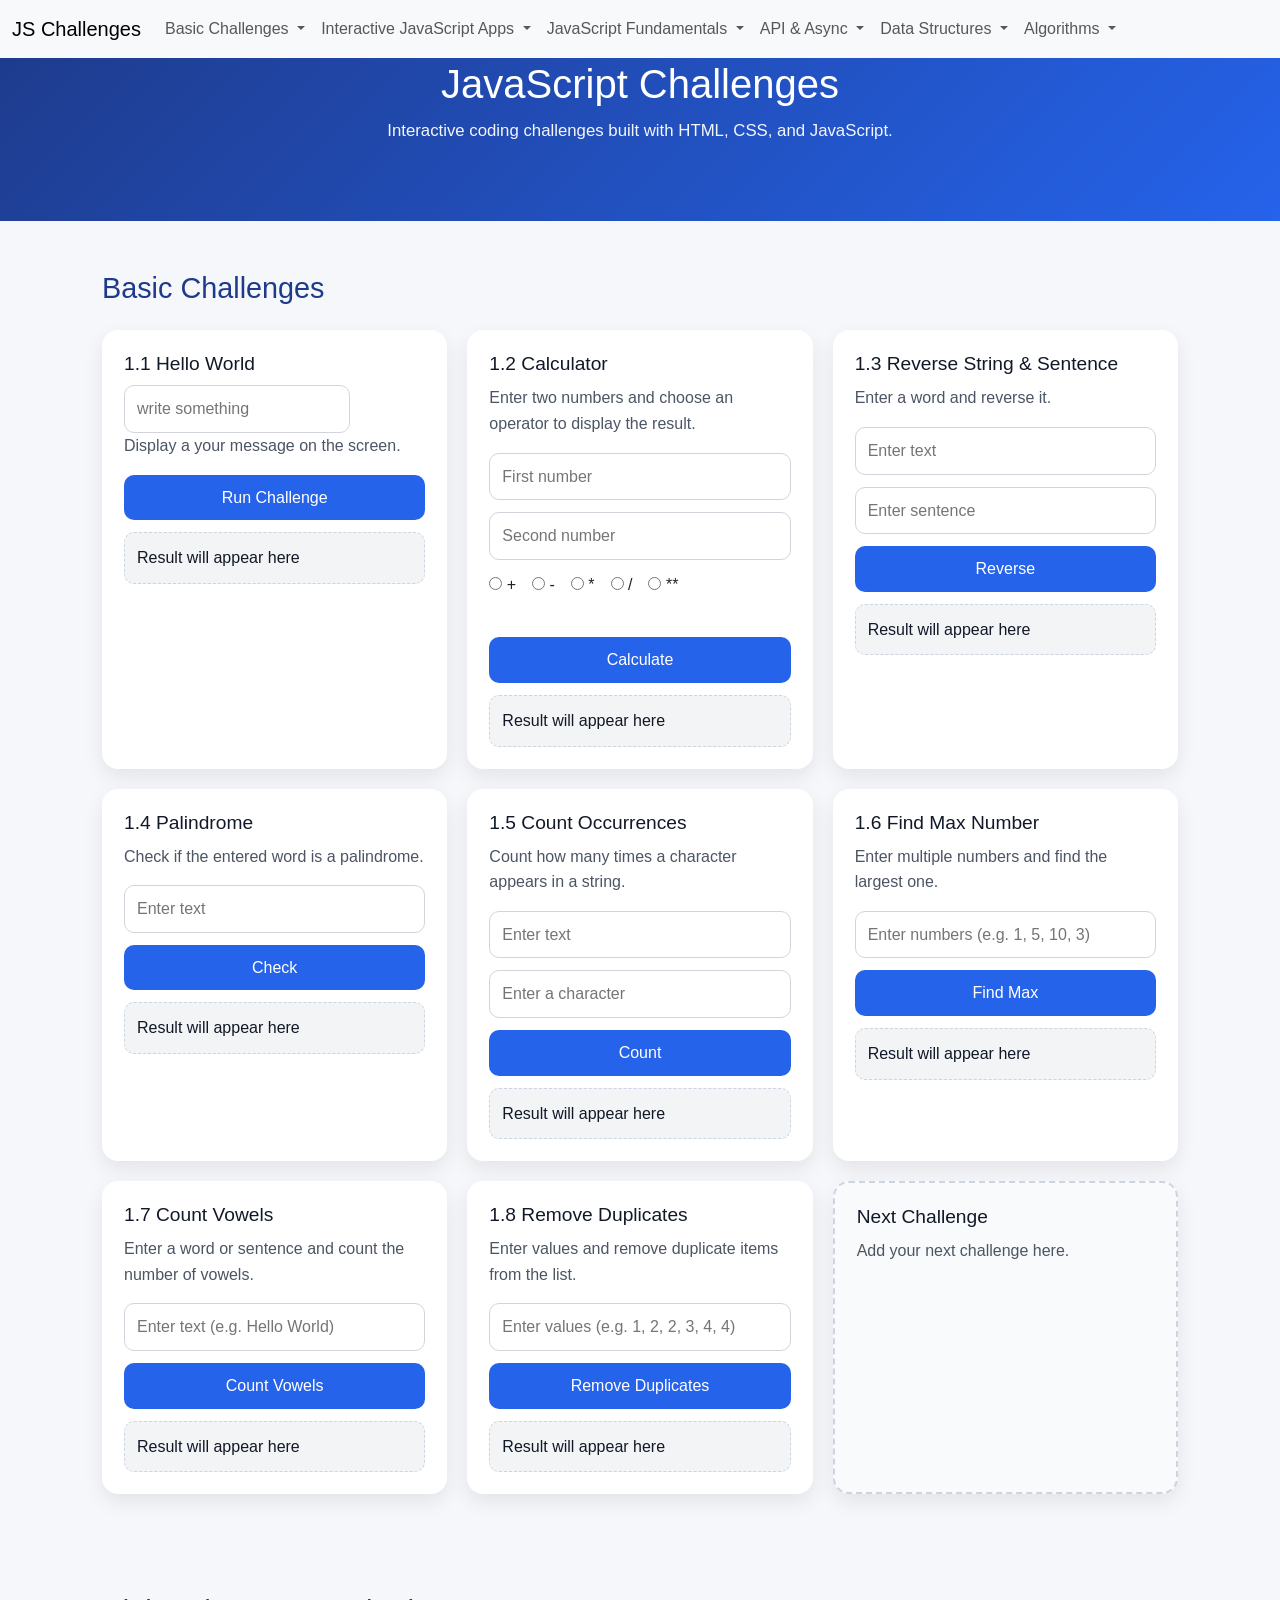
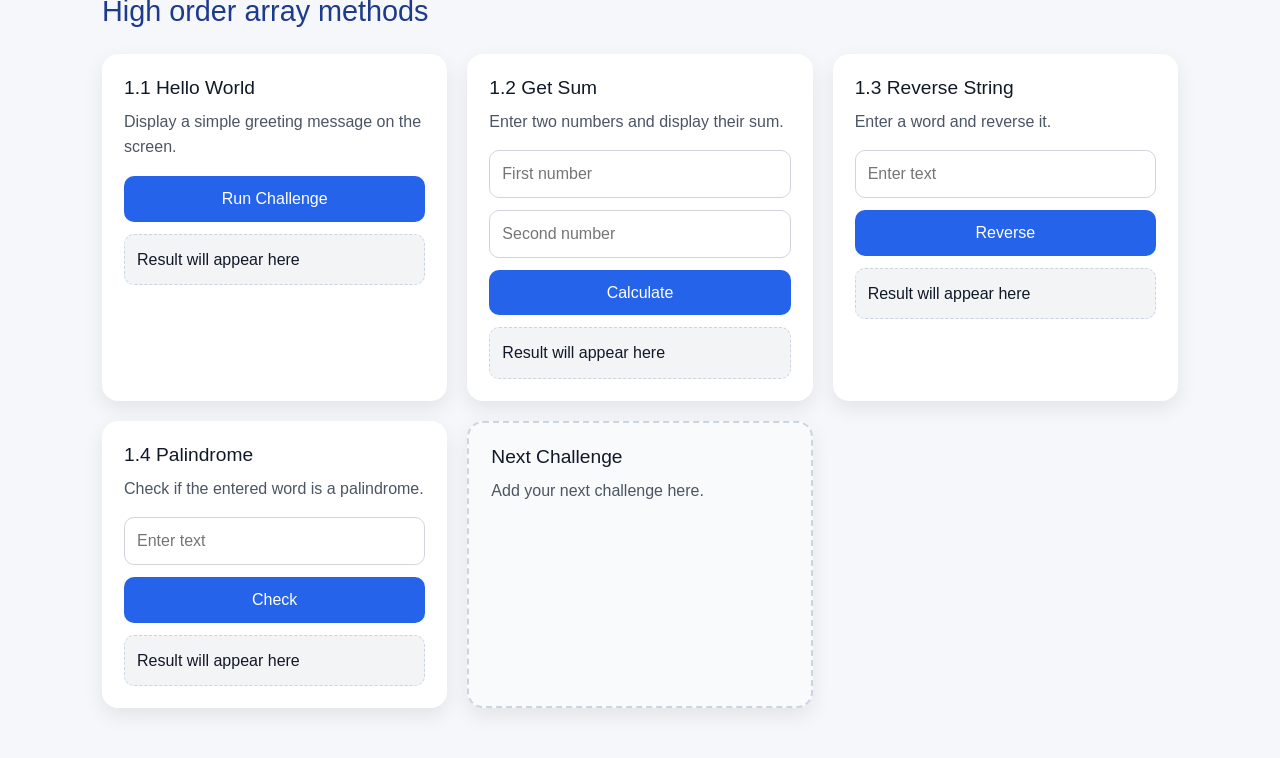
<file: index.html>
<!DOCTYPE html>
<html lang="en">
  <head>
    <meta charset="UTF-8" />
    <meta name="viewport" content="width=device-width, initial-scale=1.0" />
    <title>JavaScript Challenges</title>
    <link
      href="https://cdn.jsdelivr.net/npm/bootstrap@5.3.8/dist/css/bootstrap.min.css"
      rel="stylesheet"
    />

    <link rel="stylesheet" href="style.css" />
  </head>
  <body>
    <header class="hero">
      <div class="container">
        <h1>JavaScript Challenges</h1>
        <p>
          Interactive coding challenges built with HTML, CSS, and JavaScript.
        </p>
      </div>
    </header>
    <nav class="navbar navbar-expand-lg bg-body-tertiary fixed-top">
      <div class="container-fluid">
        <a class="navbar-brand" href="index.html">JS Challenges</a>

        <button
          class="navbar-toggler"
          type="button"
          data-bs-toggle="collapse"
          data-bs-target="#navbarNavDropdown"
        >
          <span class="navbar-toggler-icon"></span>
        </button>

        <div class="collapse navbar-collapse" id="navbarNavDropdown">
          <ul class="navbar-nav">
            <!-- BASIC CHALLENGES -->
            <li class="nav-item dropdown">
              <a
                class="nav-link dropdown-toggle"
                href="#"
                data-bs-toggle="dropdown"
              >
                Basic Challenges
              </a>
              <ul class="dropdown-menu">
                <li>
                  <a class="dropdown-item" href="#basic1">Basic Challenges</a>
                </li>

                <li>
                  <a class="dropdown-item" href="#array"
                    >High Order Array Methods</a
                  >
                </li>
              </ul>
            </li>
            <li class="nav-item dropdown">
              <a
                class="nav-link dropdown-toggle"
                href="#"
                role="button"
                data-bs-toggle="dropdown"
                aria-expanded="false"
              >
                Interactive JavaScript Apps
              </a>
              <ul class="dropdown-menu">
                <li>
                  <a class="dropdown-item" href="shoppingList.html"
                    >Shopping List</a
                  >
                </li>
                <li>
                  <a class="dropdown-item" href="shoppingCart.html"
                    >Shopping Cart</a
                  >
                </li>
              </ul>
            </li>
            <li class="nav-item dropdown">
              <a
                class="nav-link dropdown-toggle"
                href="#"
                role="button"
                data-bs-toggle="dropdown"
                aria-expanded="false"
              >
                JavaScript Fundamentals
              </a>
              <ul class="dropdown-menu">
                <li>
                  <a class="dropdown-item" href="javaScriptFundamentals.html"
                    >Event Loop / Async Basics</a
                  >
                </li>
                <li>
                  <a class="dropdown-item" href="#error-handling"
                    >Error Handling</a
                  >
                </li>
              </ul>
            </li>

            <!-- API & ASYNC -->
            <li class="nav-item dropdown">
              <a
                class="nav-link dropdown-toggle"
                href="#"
                role="button"
                data-bs-toggle="dropdown"
                aria-expanded="false"
              >
                API & Async
              </a>
              <ul class="dropdown-menu">
                <li>
                  <a class="dropdown-item" href="#fetch-axios">Fetch / Axios</a>
                </li>
                <li>
                  <a class="dropdown-item" href="#http-methods">HTTP Methods</a>
                </li>
                <li>
                  <a class="dropdown-item" href="#json-handling"
                    >JSON Handling</a
                  >
                </li>
                <li>
                  <a class="dropdown-item" href="#api-errors"
                    >Error Handling in API Calls</a
                  >
                </li>
                <li>
                  <a class="dropdown-item" href="#loading-states"
                    >Loading States</a
                  >
                </li>
              </ul>
            </li>
            <!-- DATA STRUCTURES -->
            <li class="nav-item dropdown">
              <a
                class="nav-link dropdown-toggle"
                href="#"
                data-bs-toggle="dropdown"
              >
                Data Structures
              </a>
              <ul class="dropdown-menu">
                <li>
                  <a class="dropdown-item" href="#hash"
                    >Hash Tables / Maps / Sets</a
                  >
                </li>
                <li>
                  <a class="dropdown-item" href="#stacks"
                    >Stacks / Queues / Linked Lists</a
                  >
                </li>
                <li>
                  <a class="dropdown-item" href="#trees"
                    >Binary Trees / Graphs</a
                  >
                </li>
              </ul>
            </li>

            <!-- ALGORITHMS -->
            <li class="nav-item dropdown">
              <a
                class="nav-link dropdown-toggle"
                href="#"
                data-bs-toggle="dropdown"
              >
                Algorithms
              </a>
              <ul class="dropdown-menu">
                <li>
                  <a class="dropdown-item" href="#sorting"
                    >Sorting Algorithms</a
                  >
                </li>
                <li>
                  <a class="dropdown-item" href="#complexity">Complexity</a>
                </li>
                <li>
                  <a class="dropdown-item" href="#recursion">Recursion</a>
                </li>
              </ul>
            </li>
          </ul>
        </div>
      </div>
    </nav>

    <main class="container">
      <section id="basic1" class="category">
        <h2>Basic Challenges</h2>

        <div class="challenge-grid">
          <!-- Challenge Card 1 -->
          <div class="challenge-card">
            <h3>1.1 Hello World</h3>
            <input type="text" placeholder="write something" id="userInput" />
            <p>Display a your message on the screen.</p>

            <div class="challenge-demo">
              <button id="hello-btn">Run Challenge</button>
              <div class="result-box" id="hello-result">
                Result will appear here
              </div>
            </div>
          </div>

          <!-- Challenge Card 2 -->
          <div class="challenge-card">
            <h3>1.2 Calculator</h3>
            <p>
              Enter two numbers and choose an operator to display the result.
            </p>

            <div class="challenge-demo">
              <input type="number" id="sum-num1" placeholder="First number" />
              <input type="number" id="sum-num2" placeholder="Second number" />

              <div class="d-flex gap-3 align-items-center">
                <label>
                  <input type="radio" name="operator" value="+" /> +
                </label>

                <label>
                  <input type="radio" name="operator" value="-" /> -
                </label>

                <label>
                  <input type="radio" name="operator" value="*" /> *
                </label>

                <label>
                  <input type="radio" name="operator" value="/" /> /
                </label>

                <label>
                  <input type="radio" name="operator" value="**" /> **
                </label>
              </div>

              <p id="result"></p>
              <button id="sum-btn">Calculate</button>
              <div class="result-box" id="sum-result">
                Result will appear here
              </div>
            </div>
          </div>

          <!-- Challenge Card 3 -->
          <div class="challenge-card">
            <h3>1.3 Reverse String & Sentence</h3>
            <p>Enter a word and reverse it.</p>

            <div class="challenge-demo">
              <input type="text" id="reverse-input" placeholder="Enter text" />
              <input
                type="text"
                id="reverse-input2"
                placeholder="Enter sentence"
              />
              <button id="reverse-btn">Reverse</button>
              <div class="result-box" id="reverse-result">
                Result will appear here
              </div>
            </div>
          </div>
          <div class="challenge-card">
            <h3>1.4 Palindrome</h3>
            <p>Check if the entered word is a palindrome.</p>

            <div class="challenge-demo">
              <input
                type="text"
                id="palindrome-input"
                placeholder="Enter text"
              />
              <button id="palindrome-btn">Check</button>
              <div class="result-box" id="palindrome-result">
                Result will appear here
              </div>
            </div>
          </div>
          <div class="challenge-card">
            <h3>1.5 Count Occurrences</h3>
            <p>Count how many times a character appears in a string.</p>

            <div class="challenge-demo">
              <input
                type="text"
                id="occurrences-input"
                placeholder="Enter text"
              />
              <input
                type="text"
                id="occurrences-char"
                placeholder="Enter a character"
                maxlength="1"
              />
              <button id="occurrences-btn">Count</button>
              <div class="result-box" id="occurrences-result">
                Result will appear here
              </div>
            </div>
          </div>
          <div class="challenge-card">
            <h3>1.6 Find Max Number</h3>
            <p>Enter multiple numbers and find the largest one.</p>

            <div class="challenge-demo">
              <input
                type="text"
                id="max-input"
                placeholder="Enter numbers (e.g. 1, 5, 10, 3)"
              />

              <button id="max-btn">Find Max</button>

              <div class="result-box" id="max-result">
                Result will appear here
              </div>
            </div>
          </div>
          <div class="challenge-card">
            <h3>1.7 Count Vowels</h3>
            <p>Enter a word or sentence and count the number of vowels.</p>

            <div class="challenge-demo">
              <input
                type="text"
                id="vowel-input"
                placeholder="Enter text (e.g. Hello World)"
              />

              <button id="vowel-btn">Count Vowels</button>

              <div class="result-box" id="vowel-result">
                Result will appear here
              </div>
            </div>
          </div>

          <div class="challenge-card">
            <h3>1.8 Remove Duplicates</h3>
            <p>Enter values and remove duplicate items from the list.</p>

            <div class="challenge-demo">
              <input
                type="text"
                id="duplicates-input"
                placeholder="Enter values (e.g. 1, 2, 2, 3, 4, 4)"
              />

              <button id="duplicates-btn">Remove Duplicates</button>

              <div class="result-box" id="duplicates-result">
                Result will appear here
              </div>
            </div>
          </div>
          <!-- Empty Card Example -->
          <div class="challenge-card placeholder-card">
            <h3>Next Challenge</h3>
            <p>Add your next challenge here.</p>
          </div>
        </div>
      </section>

      <section id="array" class="category">
        <h2>High order array methods</h2>

        <div class="challenge-grid">
          <!-- Challenge Card 1 -->
          <div class="challenge-card">
            <h3>1.1 Hello World</h3>
            <p>Display a simple greeting message on the screen.</p>

            <div class="challenge-demo">
              <button id="hello-btn">Run Challenge</button>
              <div class="result-box" id="hello-result">
                Result will appear here
              </div>
            </div>
          </div>

          <!-- Challenge Card 2 -->
          <div class="challenge-card">
            <h3>1.2 Get Sum</h3>
            <p>Enter two numbers and display their sum.</p>

            <div class="challenge-demo">
              <input type="number" id="sum-num1" placeholder="First number" />
              <input type="number" id="sum-num2" placeholder="Second number" />
              <button id="sum-btn">Calculate</button>
              <div class="result-box" id="sum-result">
                Result will appear here
              </div>
            </div>
          </div>

          <!-- Challenge Card 3 -->
          <div class="challenge-card">
            <h3>1.3 Reverse String</h3>
            <p>Enter a word and reverse it.</p>

            <div class="challenge-demo">
              <input type="text" id="reverse-input" placeholder="Enter text" />
              <button id="reverse-btn">Reverse</button>
              <div class="result-box" id="reverse-result">
                Result will appear here
              </div>
            </div>
          </div>
          <div class="challenge-card">
            <h3>1.4 Palindrome</h3>
            <p>Check if the entered word is a palindrome.</p>

            <div class="challenge-demo">
              <input
                type="text"
                id="palindrome-input"
                placeholder="Enter text"
              />
              <button id="palindrome-btn">Check</button>
              <div class="result-box" id="palindrome-result">
                Result will appear here
              </div>
            </div>
          </div>
          <!-- Empty Card Example -->
          <div class="challenge-card placeholder-card">
            <h3>Next Challenge</h3>
            <p>Add your next challenge here.</p>
          </div>
        </div>
      </section>
    </main>
    <script src="https://cdn.jsdelivr.net/npm/bootstrap@5.3.8/dist/js/bootstrap.bundle.min.js"></script>

    <script src="script.js"></script>
  </body>
</html>
</file>
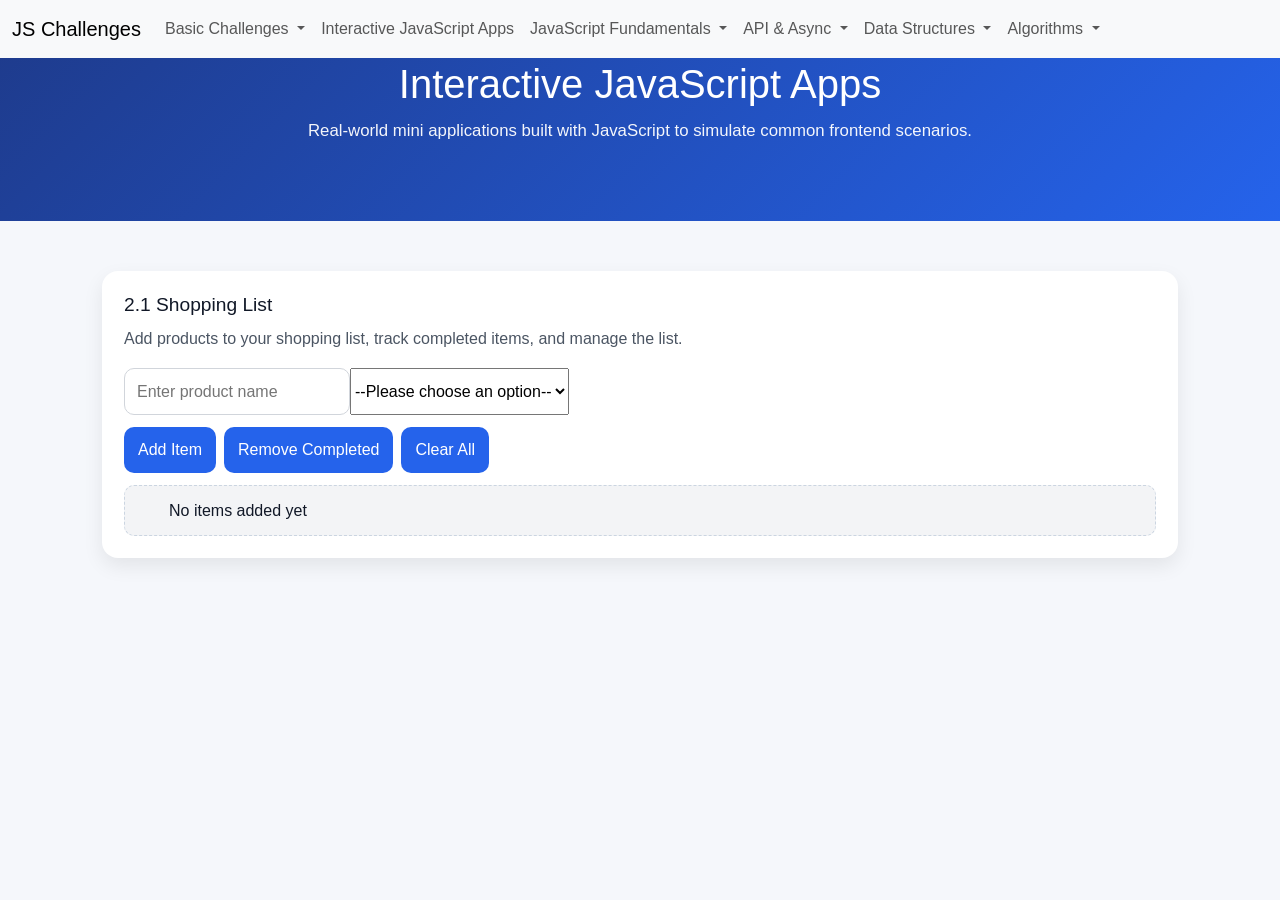
<file: interactiveJavaScriptApps.html>
<!DOCTYPE html>
<html lang="en">
  <head>
    <meta charset="UTF-8" />
    <meta name="viewport" content="width=device-width, initial-scale=1.0" />
    <title>JavaScript Challenges</title>
    <link
      href="https://cdn.jsdelivr.net/npm/bootstrap@5.3.8/dist/css/bootstrap.min.css"
      rel="stylesheet"
    />

    <link rel="stylesheet" href="style.css" />
  </head>
  <body>
    <header class="hero">
      <div class="container">
        <h1>Interactive JavaScript Apps</h1>
        <p>
          Real-world mini applications built with JavaScript to simulate common
          frontend scenarios.
        </p>
      </div>
    </header>
    <nav class="navbar navbar-expand-lg bg-body-tertiary fixed-top">
      <div class="container-fluid">
        <a class="navbar-brand" href="#">JS Challenges</a>

        <button
          class="navbar-toggler"
          type="button"
          data-bs-toggle="collapse"
          data-bs-target="#navbarNavDropdown"
        >
          <span class="navbar-toggler-icon"></span>
        </button>

        <div class="collapse navbar-collapse" id="navbarNavDropdown">
          <ul class="navbar-nav">
            <!-- BASIC CHALLENGES -->
            <li class="nav-item dropdown">
              <a
                class="nav-link dropdown-toggle"
                href="#"
                data-bs-toggle="dropdown"
              >
                Basic Challenges
              </a>
              <ul class="dropdown-menu">
                <li>
                  <a class="dropdown-item" href="#basic1">Basic Challenges</a>
                </li>

                <li>
                  <a class="dropdown-item" href="#array"
                    >High Order Array Methods</a
                  >
                </li>
              </ul>
            </li>
            <li class="nav-item">
              <a class="nav-link" href="interactiveJavaScriptApps.html">
                Interactive JavaScript Apps
              </a>
            </li>
            <li class="nav-item dropdown">
              <a
                class="nav-link dropdown-toggle"
                href="#"
                role="button"
                data-bs-toggle="dropdown"
                aria-expanded="false"
              >
                JavaScript Fundamentals
              </a>
              <ul class="dropdown-menu">
                <li>
                  <a class="dropdown-item" href="javaScriptFundamentals.html"
                    >Event Loop / Async Basics</a
                  >
                </li>
                <li>
                  <a class="dropdown-item" href="#error-handling"
                    >Error Handling</a
                  >
                </li>
              </ul>
            </li>

            <!-- API & ASYNC -->
            <li class="nav-item dropdown">
              <a
                class="nav-link dropdown-toggle"
                href="#"
                role="button"
                data-bs-toggle="dropdown"
                aria-expanded="false"
              >
                API & Async
              </a>
              <ul class="dropdown-menu">
                <li>
                  <a class="dropdown-item" href="#fetch-axios">Fetch / Axios</a>
                </li>
                <li>
                  <a class="dropdown-item" href="#http-methods">HTTP Methods</a>
                </li>
                <li>
                  <a class="dropdown-item" href="#json-handling"
                    >JSON Handling</a
                  >
                </li>
                <li>
                  <a class="dropdown-item" href="#api-errors"
                    >Error Handling in API Calls</a
                  >
                </li>
                <li>
                  <a class="dropdown-item" href="#loading-states"
                    >Loading States</a
                  >
                </li>
              </ul>
            </li>
            <!-- DATA STRUCTURES -->
            <li class="nav-item dropdown">
              <a
                class="nav-link dropdown-toggle"
                href="#"
                data-bs-toggle="dropdown"
              >
                Data Structures
              </a>
              <ul class="dropdown-menu">
                <li>
                  <a class="dropdown-item" href="#hash"
                    >Hash Tables / Maps / Sets</a
                  >
                </li>
                <li>
                  <a class="dropdown-item" href="#stacks"
                    >Stacks / Queues / Linked Lists</a
                  >
                </li>
                <li>
                  <a class="dropdown-item" href="#trees"
                    >Binary Trees / Graphs</a
                  >
                </li>
              </ul>
            </li>

            <!-- ALGORITHMS -->
            <li class="nav-item dropdown">
              <a
                class="nav-link dropdown-toggle"
                href="#"
                data-bs-toggle="dropdown"
              >
                Algorithms
              </a>
              <ul class="dropdown-menu">
                <li>
                  <a class="dropdown-item" href="#sorting"
                    >Sorting Algorithms</a
                  >
                </li>
                <li>
                  <a class="dropdown-item" href="#complexity">Complexity</a>
                </li>
                <li>
                  <a class="dropdown-item" href="#recursion">Recursion</a>
                </li>
              </ul>
            </li>
          </ul>
        </div>
      </div>
    </nav>

    <main class="container">
      <section id="basic1" class="category">
        <div class="challenge-grid">
          <!-- Challenge Card 1 -->
          <div class="challenge-card">
            <h3>2.1 Shopping List</h3>
            <p>
              Add products to your shopping list, track completed items, and
              manage the list.
            </p>

            <div class="challenge-demo">
              <div class="d-flex">
                <input
                  type="text"
                  id="shopping-input"
                  placeholder="Enter product name"
                />

                <select id="shopping-category">
                  <option value="">--Please choose an option--</option>
                  <option value="general">General</option>
                  <option value="fruit">Fruit</option>
                  <option value="vegetable">Vegetable</option>
                  <option value="dairy">Dairy</option>
                  <option value="bakery">Bakery</option>
                </select>
              </div>

              <div class="d-flex gap-2 flex-wrap">
                <button id="shopping-add-btn">Add Item</button>
                <button id="shopping-remove-completed-btn">
                  Remove Completed
                </button>
                <button id="shopping-clear-btn">Clear All</button>
              </div>

              <div class="result-box" id="shopping-result">
                <ul></ul>
                No items added yet
              </div>
            </div>
          </div>
        </div>
      </section>
    </main>
    <script src="https://cdn.jsdelivr.net/npm/bootstrap@5.3.8/dist/js/bootstrap.bundle.min.js"></script>

    <script src=" interactiveJavaScriptApps.js"></script>
  </body>
</html>
</file>
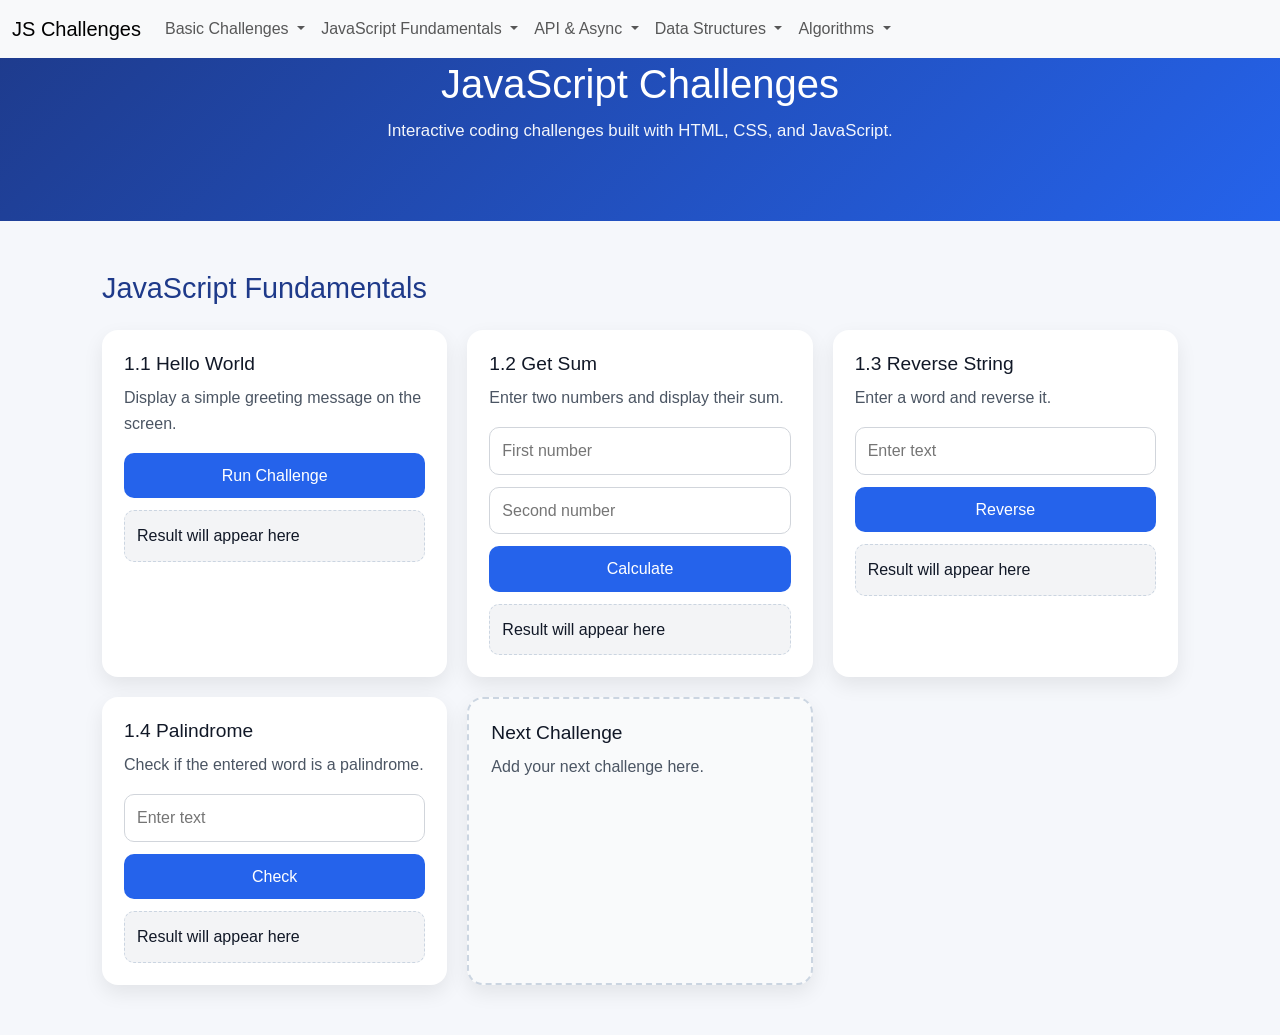
<file: javaScriptFundamentals.html>
<!DOCTYPE html>
<html lang="en">
  <head>
    <meta charset="UTF-8" />
    <meta name="viewport" content="width=device-width, initial-scale=1.0" />
    <title>JavaScript Challenges</title>
    <link
      href="https://cdn.jsdelivr.net/npm/bootstrap@5.3.8/dist/css/bootstrap.min.css"
      rel="stylesheet"
    />

    <link rel="stylesheet" href="style.css" />
  </head>
  <body>
    <header class="hero">
      <div class="container">
        <h1>JavaScript Challenges</h1>
        <p>
          Interactive coding challenges built with HTML, CSS, and JavaScript.
        </p>
      </div>
    </header>
    <nav class="navbar navbar-expand-lg bg-body-tertiary fixed-top">
      <div class="container-fluid">
        <a class="navbar-brand" href="#">JS Challenges</a>

        <button
          class="navbar-toggler"
          type="button"
          data-bs-toggle="collapse"
          data-bs-target="#navbarNavDropdown"
        >
          <span class="navbar-toggler-icon"></span>
        </button>

        <div class="collapse navbar-collapse" id="navbarNavDropdown">
          <ul class="navbar-nav">
            <!-- BASIC CHALLENGES -->
            <li class="nav-item dropdown">
              <a
                class="nav-link dropdown-toggle"
                href="#"
                data-bs-toggle="dropdown"
              >
                Basic Challenges
              </a>
              <ul class="dropdown-menu">
                <li>
                  <a class="dropdown-item" href="index.html"
                    >Basic Challenges 1</a
                  >
                </li>
                <li>
                  <a class="dropdown-item" href="#basic2">Basic Challenges 2</a>
                </li>
                <li>
                  <a class="dropdown-item" href="#array"
                    >High Order Array Methods</a
                  >
                </li>
              </ul>
            </li>
            <li class="nav-item dropdown">
              <a
                class="nav-link dropdown-toggle"
                href="#"
                role="button"
                data-bs-toggle="dropdown"
                aria-expanded="false"
              >
                JavaScript Fundamentals
              </a>
              <ul class="dropdown-menu">
                <li>
                  <a class="dropdown-item" href="#event-loop"
                    >Event Loop / Async Basics</a
                  >
                </li>
                <li>
                  <a class="dropdown-item" href="#error-handling"
                    >Error Handling</a
                  >
                </li>
              </ul>
            </li>

            <!-- API & ASYNC -->
            <li class="nav-item dropdown">
              <a
                class="nav-link dropdown-toggle"
                href="#"
                role="button"
                data-bs-toggle="dropdown"
                aria-expanded="false"
              >
                API & Async
              </a>
              <ul class="dropdown-menu">
                <li>
                  <a class="dropdown-item" href="#fetch-axios">Fetch / Axios</a>
                </li>
                <li>
                  <a class="dropdown-item" href="#http-methods">HTTP Methods</a>
                </li>
                <li>
                  <a class="dropdown-item" href="#json-handling"
                    >JSON Handling</a
                  >
                </li>
                <li>
                  <a class="dropdown-item" href="#api-errors"
                    >Error Handling in API Calls</a
                  >
                </li>
                <li>
                  <a class="dropdown-item" href="#loading-states"
                    >Loading States</a
                  >
                </li>
              </ul>
            </li>
            <!-- DATA STRUCTURES -->
            <li class="nav-item dropdown">
              <a
                class="nav-link dropdown-toggle"
                href="#"
                data-bs-toggle="dropdown"
              >
                Data Structures
              </a>
              <ul class="dropdown-menu">
                <li>
                  <a class="dropdown-item" href="#hash"
                    >Hash Tables / Maps / Sets</a
                  >
                </li>
                <li>
                  <a class="dropdown-item" href="#stacks"
                    >Stacks / Queues / Linked Lists</a
                  >
                </li>
                <li>
                  <a class="dropdown-item" href="#trees"
                    >Binary Trees / Graphs</a
                  >
                </li>
              </ul>
            </li>

            <!-- ALGORITHMS -->
            <li class="nav-item dropdown">
              <a
                class="nav-link dropdown-toggle"
                href="#"
                data-bs-toggle="dropdown"
              >
                Algorithms
              </a>
              <ul class="dropdown-menu">
                <li>
                  <a class="dropdown-item" href="#sorting"
                    >Sorting Algorithms</a
                  >
                </li>
                <li>
                  <a class="dropdown-item" href="#complexity">Complexity</a>
                </li>
                <li>
                  <a class="dropdown-item" href="#recursion">Recursion</a>
                </li>
              </ul>
            </li>
          </ul>
        </div>
      </div>
    </nav>

    <main class="container">
      <section class="category">
        <h2>JavaScript Fundamentals</h2>

        <div class="challenge-grid">
          <!-- Challenge Card 1 -->
          <div class="challenge-card">
            <h3>1.1 Hello World</h3>
            <p>Display a simple greeting message on the screen.</p>

            <div class="challenge-demo">
              <button id="hello-btn">Run Challenge</button>
              <div class="result-box" id="hello-result">
                Result will appear here
              </div>
            </div>
          </div>

          <!-- Challenge Card 2 -->
          <div class="challenge-card">
            <h3>1.2 Get Sum</h3>
            <p>Enter two numbers and display their sum.</p>

            <div class="challenge-demo">
              <input type="number" id="sum-num1" placeholder="First number" />
              <input type="number" id="sum-num2" placeholder="Second number" />
              <button id="sum-btn">Calculate</button>
              <div class="result-box" id="sum-result">
                Result will appear here
              </div>
            </div>
          </div>

          <!-- Challenge Card 3 -->
          <div class="challenge-card">
            <h3>1.3 Reverse String</h3>
            <p>Enter a word and reverse it.</p>

            <div class="challenge-demo">
              <input type="text" id="reverse-input" placeholder="Enter text" />
              <button id="reverse-btn">Reverse</button>
              <div class="result-box" id="reverse-result">
                Result will appear here
              </div>
            </div>
          </div>
          <div class="challenge-card">
            <h3>1.4 Palindrome</h3>
            <p>Check if the entered word is a palindrome.</p>

            <div class="challenge-demo">
              <input
                type="text"
                id="palindrome-input"
                placeholder="Enter text"
              />
              <button id="palindrome-btn">Check</button>
              <div class="result-box" id="palindrome-result">
                Result will appear here
              </div>
            </div>
          </div>
          <!-- Empty Card Example -->
          <div class="challenge-card placeholder-card">
            <h3>Next Challenge</h3>
            <p>Add your next challenge here.</p>
          </div>
        </div>
      </section>
    </main>
    <script src="https://cdn.jsdelivr.net/npm/bootstrap@5.3.8/dist/js/bootstrap.bundle.min.js"></script>

    <script src="script.js"></script>
  </body>
</html>
</file>
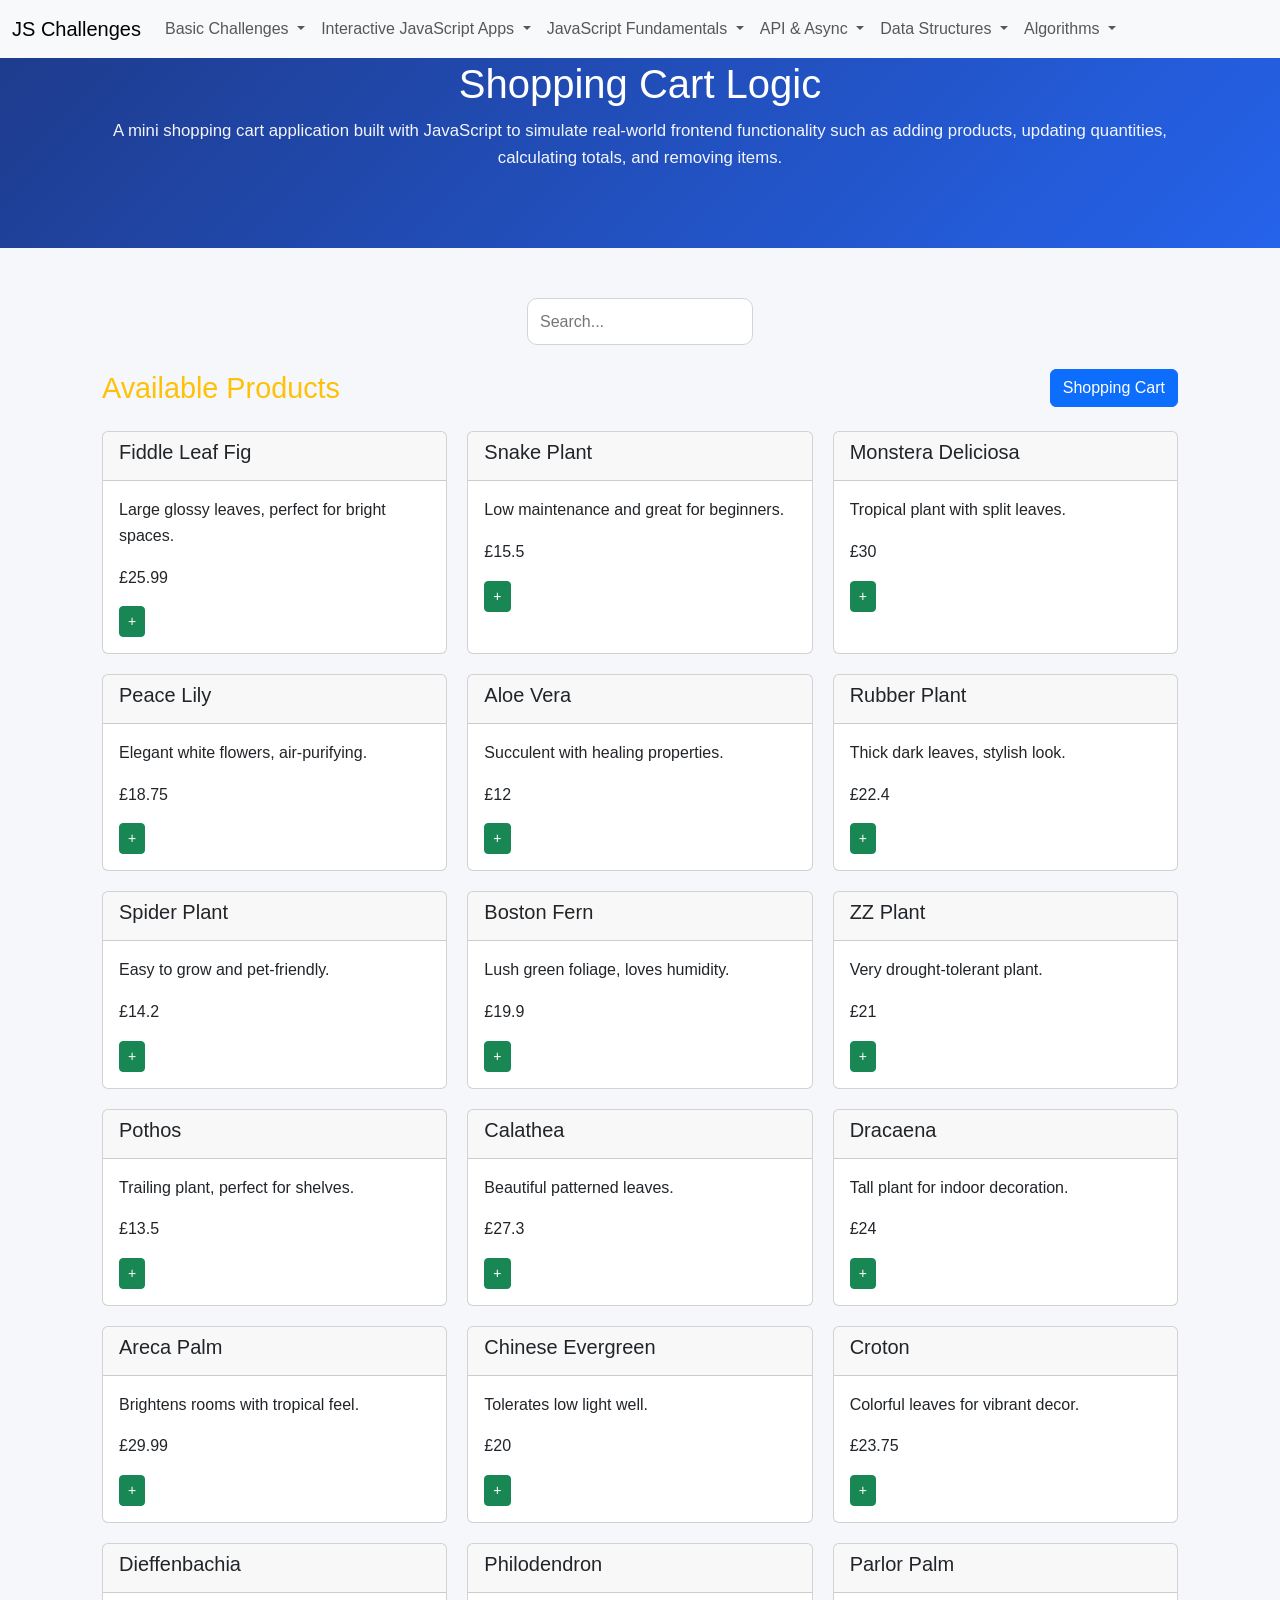
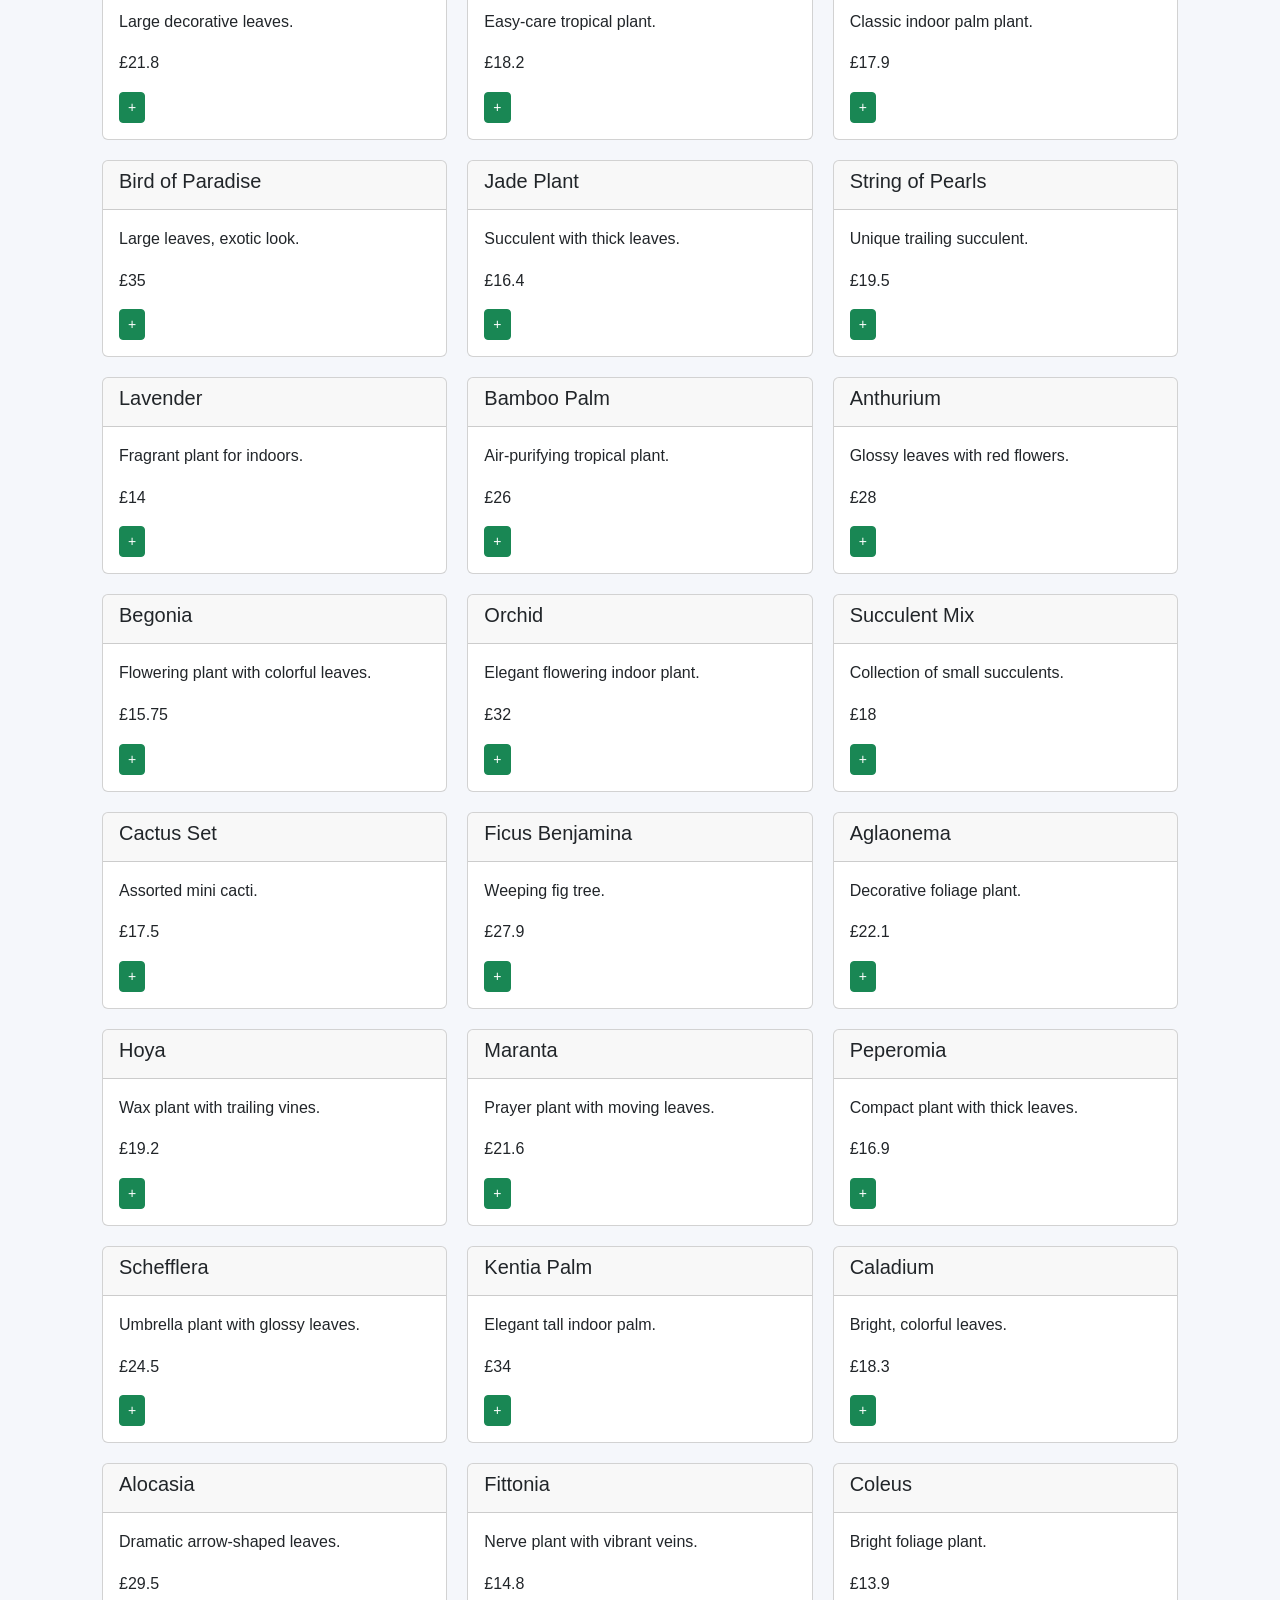
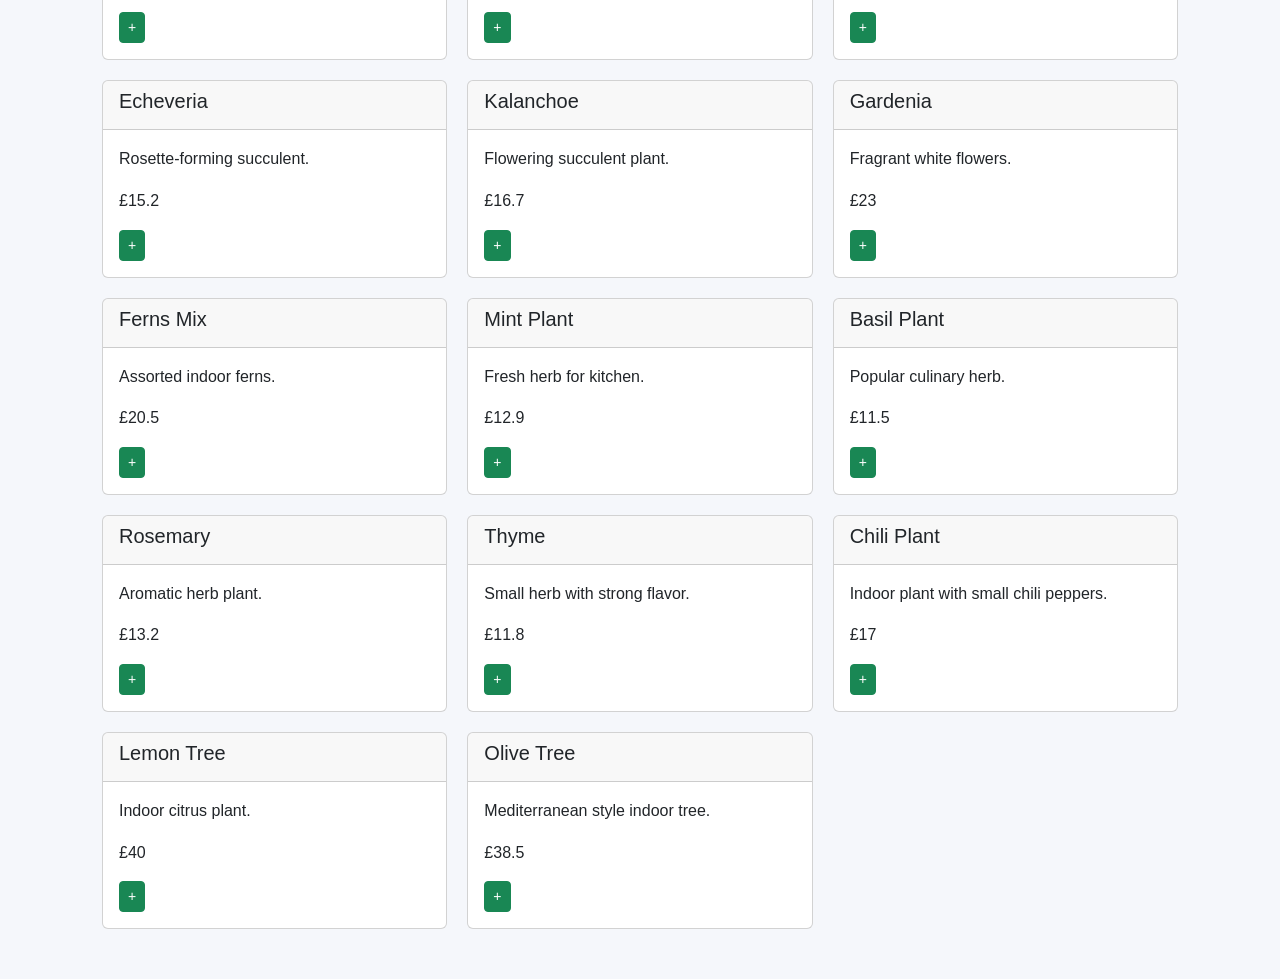
<file: shoppingCart.html>
<!DOCTYPE html>
<html lang="en">
  <head>
    <meta charset="UTF-8" />
    <meta name="viewport" content="width=device-width, initial-scale=1.0" />
    <title>JavaScript Challenges</title>
    <link
      href="https://cdn.jsdelivr.net/npm/bootstrap@5.3.8/dist/css/bootstrap.min.css"
      rel="stylesheet"
    />

    <link rel="stylesheet" href="style.css" />
  </head>
  <body>
    <header class="hero">
      <div class="container">
        <h1>Shopping Cart Logic</h1>
        <p>
          A mini shopping cart application built with JavaScript to simulate
          real-world frontend functionality such as adding products, updating
          quantities, calculating totals, and removing items.
        </p>
      </div>
    </header>
    <nav class="navbar navbar-expand-lg bg-body-tertiary fixed-top">
      <div class="container-fluid">
        <a class="navbar-brand" href="index.html">JS Challenges</a>

        <button
          class="navbar-toggler"
          type="button"
          data-bs-toggle="collapse"
          data-bs-target="#navbarNavDropdown"
        >
          <span class="navbar-toggler-icon"></span>
        </button>

        <div class="collapse navbar-collapse" id="navbarNavDropdown">
          <ul class="navbar-nav">
            <!-- BASIC CHALLENGES -->
            <li class="nav-item dropdown">
              <a
                class="nav-link dropdown-toggle"
                href="#"
                data-bs-toggle="dropdown"
              >
                Basic Challenges
              </a>
              <ul class="dropdown-menu">
                <li>
                  <a class="dropdown-item" href="#basic1">Basic Challenges</a>
                </li>

                <li>
                  <a class="dropdown-item" href="#array"
                    >High Order Array Methods</a
                  >
                </li>
              </ul>
            </li>
            <li class="nav-item dropdown">
              <a
                class="nav-link dropdown-toggle"
                href="#"
                role="button"
                data-bs-toggle="dropdown"
                aria-expanded="false"
              >
                Interactive JavaScript Apps
              </a>
              <ul class="dropdown-menu">
                <li>
                  <a class="dropdown-item" href="shoppingList.html"
                    >Shopping List</a
                  >
                </li>
                <li>
                  <a class="dropdown-item" href="shoppingCart.html"
                    >Shopping Cart</a
                  >
                </li>
              </ul>
            </li>
            <li class="nav-item dropdown">
              <a
                class="nav-link dropdown-toggle"
                href="#"
                role="button"
                data-bs-toggle="dropdown"
                aria-expanded="false"
              >
                JavaScript Fundamentals
              </a>
              <ul class="dropdown-menu">
                <li>
                  <a class="dropdown-item" href="javaScriptFundamentals.html"
                    >Event Loop / Async Basics</a
                  >
                </li>
                <li>
                  <a class="dropdown-item" href="#error-handling"
                    >Error Handling</a
                  >
                </li>
              </ul>
            </li>

            <!-- API & ASYNC -->
            <li class="nav-item dropdown">
              <a
                class="nav-link dropdown-toggle"
                href="#"
                role="button"
                data-bs-toggle="dropdown"
                aria-expanded="false"
              >
                API & Async
              </a>
              <ul class="dropdown-menu">
                <li>
                  <a class="dropdown-item" href="#fetch-axios">Fetch / Axios</a>
                </li>
                <li>
                  <a class="dropdown-item" href="#http-methods">HTTP Methods</a>
                </li>
                <li>
                  <a class="dropdown-item" href="#json-handling"
                    >JSON Handling</a
                  >
                </li>
                <li>
                  <a class="dropdown-item" href="#api-errors"
                    >Error Handling in API Calls</a
                  >
                </li>
                <li>
                  <a class="dropdown-item" href="#loading-states"
                    >Loading States</a
                  >
                </li>
              </ul>
            </li>
            <!-- DATA STRUCTURES -->
            <li class="nav-item dropdown">
              <a
                class="nav-link dropdown-toggle"
                href="#"
                data-bs-toggle="dropdown"
              >
                Data Structures
              </a>
              <ul class="dropdown-menu">
                <li>
                  <a class="dropdown-item" href="#hash"
                    >Hash Tables / Maps / Sets</a
                  >
                </li>
                <li>
                  <a class="dropdown-item" href="#stacks"
                    >Stacks / Queues / Linked Lists</a
                  >
                </li>
                <li>
                  <a class="dropdown-item" href="#trees"
                    >Binary Trees / Graphs</a
                  >
                </li>
              </ul>
            </li>

            <!-- ALGORITHMS -->
            <li class="nav-item dropdown">
              <a
                class="nav-link dropdown-toggle"
                href="#"
                data-bs-toggle="dropdown"
              >
                Algorithms
              </a>
              <ul class="dropdown-menu">
                <li>
                  <a class="dropdown-item" href="#sorting"
                    >Sorting Algorithms</a
                  >
                </li>
                <li>
                  <a class="dropdown-item" href="#complexity">Complexity</a>
                </li>
                <li>
                  <a class="dropdown-item" href="#recursion">Recursion</a>
                </li>
              </ul>
            </li>
          </ul>
        </div>
      </div>
    </nav>

    <main class="container">
      <section id="basic1" class="category">
        <div class="d-flex justify-content-center align-items-center mb-4">
          <input
            type="search"
            id="search-input"
            name="search"
            placeholder="Search..."
          />
        </div>
        <div class="d-flex justify-content-between align-items-center mb-4">
          <h2 class="text-warning mb-0">Available Products</h2>

          <button
            id="cartBtn"
            class="btn btn-primary"
            type="button"
            data-bs-toggle="offcanvas"
            data-bs-target="#offcanvasRight"
            aria-controls="offcanvasRight"
          >
            Shopping Cart
            <span id="cartQuantity"></span>
          </button>
        </div>
        <div
          class="offcanvas offcanvas-end"
          tabindex="-1"
          id="offcanvasRight"
          aria-labelledby="offcanvasRightLabel"
        >
          <div class="offcanvas-header">
            <h5 class="offcanvas-title" id="offcanvasRightLabel">
              Shopping Cart
            </h5>

            <button
              type="button"
              class="btn-close"
              data-bs-dismiss="offcanvas"
              aria-label="Close"
            ></button>
          </div>
          <div class="offcanvas-body">
            <div id="offcanvas-items"></div>
            <div class="mb-4">
              <h6>Shipping</h6>

              <!-- Free shipping info -->
              <p class="text-success small mb-2">
                Free shipping on orders over £50
              </p>

              <div class="form-check">
                <input
                  class="form-check-input"
                  type="radio"
                  name="shipping"
                  id="regularShipping"
                  value="4.99"
                  checked
                />
                <label class="form-check-label" for="regularShipping">
                  Regular Shipping (3–5 days) - £4.99
                </label>
              </div>

              <div class="form-check">
                <input
                  class="form-check-input"
                  type="radio"
                  name="shipping"
                  id="fastShipping"
                  value="9.99"
                />
                <label class="form-check-label" for="fastShipping">
                  Fast Shipping (1–2 days) - £9.99
                </label>
              </div>
            </div>

            <!-- Total Section -->
            <div class="border-top pt-3">
              <p>Subtotal: <span id="subtotal">£0.00</span></p>
              <p>Shipping: <span id="shippingCost">£4.99</span></p>
              <h5>Total: <span id="total">£0.00</span></h5>
            </div>
          </div>
        </div>
        <div id="productBox" class="challenge-grid"></div>
      </section>
    </main>
    <script src="https://cdn.jsdelivr.net/npm/bootstrap@5.3.8/dist/js/bootstrap.bundle.min.js"></script>

    <script src="shoppingCart.js"></script>
  </body>
</html>
</file>
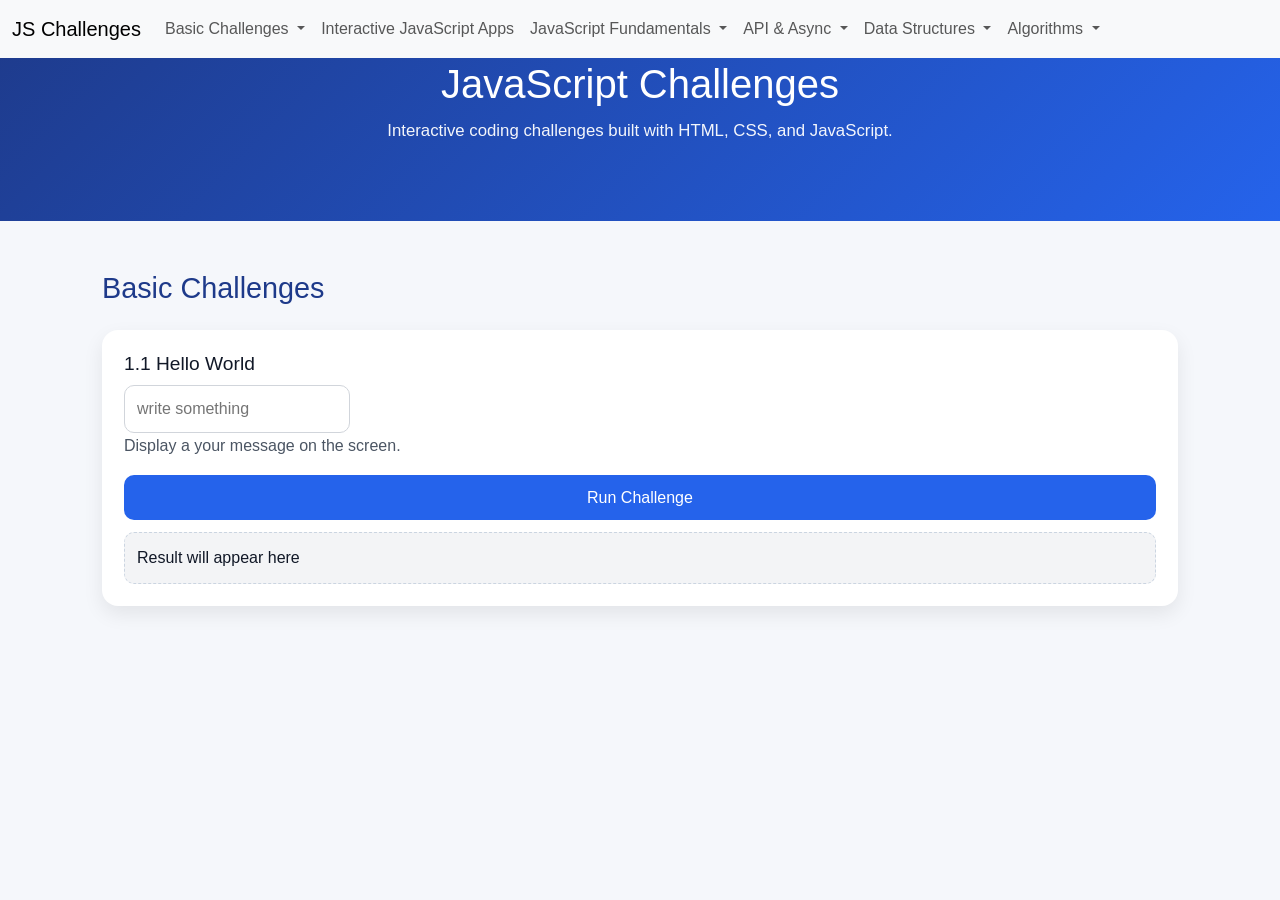
<file: structe.html>
<!DOCTYPE html>
<html lang="en">
  <head>
    <meta charset="UTF-8" />
    <meta name="viewport" content="width=device-width, initial-scale=1.0" />
    <title>JavaScript Challenges</title>
    <link
      href="https://cdn.jsdelivr.net/npm/bootstrap@5.3.8/dist/css/bootstrap.min.css"
      rel="stylesheet"
    />

    <link rel="stylesheet" href="style.css" />
  </head>
  <body>
    <header class="hero">
      <div class="container">
        <h1>JavaScript Challenges</h1>
        <p>
          Interactive coding challenges built with HTML, CSS, and JavaScript.
        </p>
      </div>
    </header>
    <nav class="navbar navbar-expand-lg bg-body-tertiary fixed-top">
      <div class="container-fluid">
        <a class="navbar-brand" href="#">JS Challenges</a>

        <button
          class="navbar-toggler"
          type="button"
          data-bs-toggle="collapse"
          data-bs-target="#navbarNavDropdown"
        >
          <span class="navbar-toggler-icon"></span>
        </button>

        <div class="collapse navbar-collapse" id="navbarNavDropdown">
          <ul class="navbar-nav">
            <!-- BASIC CHALLENGES -->
            <li class="nav-item dropdown">
              <a
                class="nav-link dropdown-toggle"
                href="#"
                data-bs-toggle="dropdown"
              >
                Basic Challenges
              </a>
              <ul class="dropdown-menu">
                <li>
                  <a class="dropdown-item" href="#basic1">Basic Challenges</a>
                </li>

                <li>
                  <a class="dropdown-item" href="#array"
                    >High Order Array Methods</a
                  >
                </li>
              </ul>
            </li>
            <li class="nav-item">
              <a class="nav-link" href="interactiveJavaScriptApps.html">
                Interactive JavaScript Apps
              </a>
            </li>
            <li class="nav-item dropdown">
              <a
                class="nav-link dropdown-toggle"
                href="#"
                role="button"
                data-bs-toggle="dropdown"
                aria-expanded="false"
              >
                JavaScript Fundamentals
              </a>
              <ul class="dropdown-menu">
                <li>
                  <a class="dropdown-item" href="javaScriptFundamentals.html"
                    >Event Loop / Async Basics</a
                  >
                </li>
                <li>
                  <a class="dropdown-item" href="#error-handling"
                    >Error Handling</a
                  >
                </li>
              </ul>
            </li>

            <!-- API & ASYNC -->
            <li class="nav-item dropdown">
              <a
                class="nav-link dropdown-toggle"
                href="#"
                role="button"
                data-bs-toggle="dropdown"
                aria-expanded="false"
              >
                API & Async
              </a>
              <ul class="dropdown-menu">
                <li>
                  <a class="dropdown-item" href="#fetch-axios">Fetch / Axios</a>
                </li>
                <li>
                  <a class="dropdown-item" href="#http-methods">HTTP Methods</a>
                </li>
                <li>
                  <a class="dropdown-item" href="#json-handling"
                    >JSON Handling</a
                  >
                </li>
                <li>
                  <a class="dropdown-item" href="#api-errors"
                    >Error Handling in API Calls</a
                  >
                </li>
                <li>
                  <a class="dropdown-item" href="#loading-states"
                    >Loading States</a
                  >
                </li>
              </ul>
            </li>
            <!-- DATA STRUCTURES -->
            <li class="nav-item dropdown">
              <a
                class="nav-link dropdown-toggle"
                href="#"
                data-bs-toggle="dropdown"
              >
                Data Structures
              </a>
              <ul class="dropdown-menu">
                <li>
                  <a class="dropdown-item" href="#hash"
                    >Hash Tables / Maps / Sets</a
                  >
                </li>
                <li>
                  <a class="dropdown-item" href="#stacks"
                    >Stacks / Queues / Linked Lists</a
                  >
                </li>
                <li>
                  <a class="dropdown-item" href="#trees"
                    >Binary Trees / Graphs</a
                  >
                </li>
              </ul>
            </li>

            <!-- ALGORITHMS -->
            <li class="nav-item dropdown">
              <a
                class="nav-link dropdown-toggle"
                href="#"
                data-bs-toggle="dropdown"
              >
                Algorithms
              </a>
              <ul class="dropdown-menu">
                <li>
                  <a class="dropdown-item" href="#sorting"
                    >Sorting Algorithms</a
                  >
                </li>
                <li>
                  <a class="dropdown-item" href="#complexity">Complexity</a>
                </li>
                <li>
                  <a class="dropdown-item" href="#recursion">Recursion</a>
                </li>
              </ul>
            </li>
          </ul>
        </div>
      </div>
    </nav>

    <main class="container">
      <section id="basic1" class="category">
        <h2>Basic Challenges</h2>

        <div class="challenge-grid">
          <!-- Challenge Card 1 -->
          <div class="challenge-card">
            <h3>1.1 Hello World</h3>
            <input type="text" placeholder="write something" id="userInput" />
            <p>Display a your message on the screen.</p>

            <div class="challenge-demo">
              <button id="hello-btn">Run Challenge</button>
              <div class="result-box" id="hello-result">
                Result will appear here
              </div>
            </div>
          </div>
        </div>
      </section>
    </main>
    <script src="https://cdn.jsdelivr.net/npm/bootstrap@5.3.8/dist/js/bootstrap.bundle.min.js"></script>

    <script src="script.js"></script>
  </body>
</html>
</file>
<file: style.css>
* {
  margin: 0;
  padding: 0;
  box-sizing: border-box;
}

body {
  font-family: Arial, sans-serif;
  background: #f5f7fb;
  color: #222;
  line-height: 1.6;
}

.container {
  width: min(1100px, 90%);
  margin: 0 auto;
}

.hero {
  background: linear-gradient(135deg, #1e3a8a, #2563eb);
  color: white;
  padding: 60px 0;
  text-align: center;
}

.hero h1 {
  font-size: 2.5rem;
  margin-bottom: 10px;
}

.hero p {
  font-size: 1.05rem;
  opacity: 0.95;
}

.category {
  padding: 50px 0;
}

.category h2 {
  margin-bottom: 25px;
  font-size: 1.8rem;
  color: #1e3a8a;
}

.challenge-grid {
  display: grid;
  grid-template-columns: repeat(auto-fit, minmax(280px, 1fr));
  gap: 20px;
}

.challenge-card {
  background: white;
  border-radius: 16px;
  padding: 22px;
  box-shadow: 0 8px 20px rgba(0, 0, 0, 0.08);
  transition: transform 0.2s ease, box-shadow 0.2s ease;
}

.challenge-card:hover {
  transform: translateY(-4px);
  box-shadow: 0 12px 24px rgba(0, 0, 0, 0.12);
}

.challenge-card h3 {
  margin-bottom: 10px;
  color: #111827;
  font-size: 1.2rem;
}

.challenge-card p {
  margin-bottom: 16px;
  color: #4b5563;
}

.challenge-demo {
  display: flex;
  flex-direction: column;
  gap: 12px;
}

input {
  padding: 10px 12px;
  border: 1px solid #d1d5db;
  border-radius: 10px;
  font-size: 1rem;
}

button {
  padding: 10px 14px;
  border: none;
  background: #2563eb;
  color: white;
  border-radius: 10px;
  cursor: pointer;
  font-size: 1rem;
  transition: background 0.2s ease;
}

button:hover {
  background: #1d4ed8;
}

.result-box {
  min-height: 50px;
  padding: 12px;
  border-radius: 10px;
  background: #f3f4f6;
  border: 1px dashed #cbd5e1;
  color: #111827;
  display: flex;
  align-items: center;
}

.placeholder-card {
  border: 2px dashed #cbd5e1;
  background: #f9fafb;
  color: #6b7280;
}
</file>
